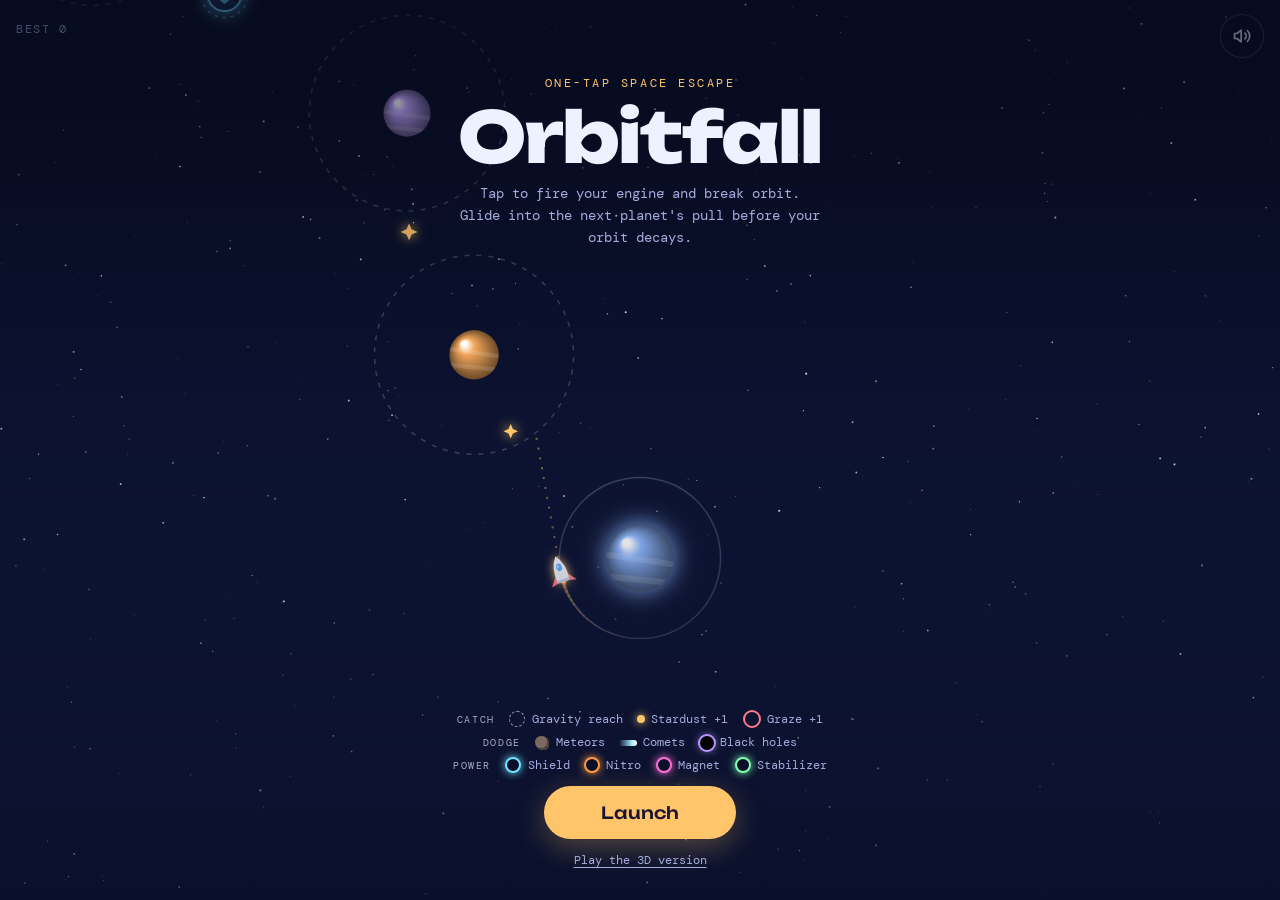
<file: orbitfall/index.html>
<!doctype html>
<html lang="en">
<head>
<meta charset="utf-8">
<meta name="viewport" content="width=device-width, initial-scale=1, viewport-fit=cover">
<meta name="theme-color" content="#070b1f">
<meta name="apple-mobile-web-app-capable" content="yes">
<style>:root{padding-top:env(safe-area-inset-top,0px);padding-bottom:env(safe-area-inset-bottom,0px)}body{margin:0}[hidden]{display:none!important}</style>
</head>
<body>
<title>Orbitfall</title>
<meta name="claude:viewport-fit-sides" content="cover">
<link rel="preconnect" href="https://fonts.googleapis.com">
<link rel="preconnect" href="https://fonts.gstatic.com" crossorigin>
<link rel="stylesheet" href="https://fonts.googleapis.com/css2?family=Unbounded:wght@500;800&family=DM+Mono:wght@400;500&display=swap">
<style>
/* Layout: full-bleed canvas night sky; HUD pinned to the safe-area top edge; overlays split title (top) and action (bottom) so the home planet stays visible between them. Single dark world by design. */
:root {
  --sky: #111a42;
  --sky-deep: #070b1f;
  --ink: #eef1ff;
  --muted: #a3acdc;
  --flare: #ffc56b;
  --rose: #ff7a8a;
  --void: #b896ff;
  --scrim: rgba(7, 11, 31, 0.66);
  --display: "Unbounded", "Trebuchet MS", system-ui, sans-serif;
  --mono: "DM Mono", ui-monospace, "SFMono-Regular", Menlo, monospace;
  color-scheme: dark;
}
html, body { height: 100%; overflow: hidden; }
html { background: var(--sky-deep); }
body {
  background: var(--sky-deep);
  color: var(--ink);
  font-family: var(--mono);
  padding-left: max(16px, env(safe-area-inset-left, 0px));
  padding-right: max(16px, env(safe-area-inset-right, 0px));
  touch-action: none;
  user-select: none;
  -webkit-user-select: none;
  -webkit-touch-callout: none;
  -webkit-tap-highlight-color: transparent;
  overscroll-behavior: none;
}
canvas { position: fixed; inset: 0; width: 100%; height: 100%; display: block; }

.hud {
  position: fixed; top: 0; left: 0; right: 0;
  padding-top: calc(env(safe-area-inset-top, 0px) + 14px);
  padding-left: max(16px, env(safe-area-inset-left, 0px));
  padding-right: max(16px, env(safe-area-inset-right, 0px));
  display: grid; grid-template-columns: 1fr auto 1fr; align-items: start;
  pointer-events: none;
}
.best {
  font-size: 0.72rem; letter-spacing: 0.14em; text-transform: uppercase;
  color: var(--muted); padding-top: 0.5rem; font-variant-numeric: tabular-nums;
}
.score {
  grid-column: 2;
  font-family: var(--display); font-weight: 800;
  font-size: clamp(2.4rem, 12vw, 3.6rem); line-height: 1;
  font-variant-numeric: tabular-nums; text-align: center;
  text-shadow: 0 2px 18px rgba(255, 197, 107, 0.25);
  transition: transform 120ms ease-out;
}
.score.pop { transform: scale(1.18); }
.mute {
  grid-column: 3; justify-self: end; pointer-events: auto;
  width: 44px; height: 44px; border-radius: 50%;
  border: 1px solid rgba(238, 241, 255, 0.22);
  background: rgba(7, 11, 31, 0.4); color: var(--ink);
  display: grid; place-items: center; cursor: pointer;
}
.mute:focus-visible, .play:focus-visible { outline: 3px solid var(--flare); outline-offset: 3px; }
.mute svg { width: 20px; height: 20px; }

.overlay {
  position: fixed; inset: 0;
  display: flex; flex-direction: column; justify-content: space-between; align-items: center;
  padding-top: calc(env(safe-area-inset-top, 0px) + 76px);
  padding-bottom: calc(env(safe-area-inset-bottom, 0px) + 32px);
  padding-left: max(16px, env(safe-area-inset-left, 0px));
  padding-right: max(16px, env(safe-area-inset-right, 0px));
  text-align: center;
  background: linear-gradient(var(--scrim), transparent 36%, transparent 52%, var(--scrim));
}
.block { display: grid; gap: 0.8rem; justify-items: center; max-width: 24rem; }
.eyebrow {
  font-size: 0.72rem; letter-spacing: 0.22em; text-transform: uppercase; color: var(--flare);
}
h1 {
  margin: 0; font-family: var(--display); font-weight: 800;
  font-size: clamp(2.6rem, 14vw, 4.4rem); letter-spacing: -0.03em; line-height: 0.95;
  text-wrap: balance;
}
.lede { margin: 0; color: var(--muted); line-height: 1.55; font-size: 0.88rem; text-wrap: pretty; }
.legend { display: grid; gap: 0.45rem; justify-items: center; }
.legend-row {
  list-style: none; margin: 0; padding: 0;
  display: flex; flex-wrap: wrap; justify-content: center; align-items: center; gap: 0.35rem 0.9rem;
  font-size: 0.72rem; color: var(--muted);
}
.legend-row .tag {
  font-size: 0.62rem; letter-spacing: 0.16em; text-transform: uppercase; color: var(--ink); opacity: 0.7;
}
.legend-row li { display: flex; align-items: center; gap: 0.4rem; }
.legend-row i { display: inline-block; width: 14px; height: 14px; border-radius: 50%; flex: none; }
.legend-row .ring { border: 1.5px dashed rgba(238, 241, 255, 0.6); }
.legend-row .dust { background: var(--flare); width: 8px; height: 8px; box-shadow: 0 0 8px var(--flare); }
.legend-row .graze { border: 2px solid var(--rose); }
.legend-row .meteor { background: #7a6a62; border-radius: 45% 55% 40% 60%; box-shadow: inset -2px -2px 0 #4a3f3a; }
.legend-row .comet { width: 18px; height: 6px; border-radius: 6px; background: linear-gradient(90deg, transparent, #9fe8ff 70%, #fff); }
.legend-row .hole { background: #000; box-shadow: 0 0 0 2px var(--void), 0 0 10px var(--void); }
.legend-row .pw { width: 12px; height: 12px; background: #0a0e28; border: 2px solid var(--c); box-shadow: 0 0 8px var(--c); }
.powers {
  position: fixed; left: 0; right: 0;
  top: calc(env(safe-area-inset-top, 0px) + 78px);
  display: flex; flex-wrap: wrap; justify-content: center; gap: 0.4rem;
  padding-left: max(16px, env(safe-area-inset-left, 0px));
  padding-right: max(16px, env(safe-area-inset-right, 0px));
  pointer-events: none;
}
.chip {
  display: grid; gap: 3px; min-width: 4.4rem;
  padding: 0.22rem 0.5rem 0.28rem; border-radius: 8px;
  background: rgba(7, 11, 31, 0.6); border: 1px solid var(--c);
  color: var(--c); font-size: 0.62rem; letter-spacing: 0.14em; text-align: center;
  box-shadow: 0 0 12px color-mix(in srgb, var(--c) 35%, transparent);
}
.chip .bar { display: block; height: 3px; border-radius: 3px; background: rgba(238, 241, 255, 0.15); overflow: hidden; }
.chip .bar i { display: block; height: 100%; background: var(--c); transform-origin: left; }
.play {
  font-family: var(--display); font-weight: 500; font-size: 1.05rem;
  background: var(--flare); color: #1d1433; border: 0; border-radius: 999px;
  padding: 1rem 2.4rem; cursor: pointer; min-width: 12rem;
  box-shadow: 0 8px 30px rgba(255, 197, 107, 0.3);
}
.play:active { transform: translateY(1px); }
.hint { font-size: 0.74rem; color: var(--muted); letter-spacing: 0.06em; }
.alt { color: var(--muted); font-size: 0.74rem; text-underline-offset: 3px; }
.alt:focus-visible { outline: 3px solid var(--flare); outline-offset: 3px; }
.big {
  font-family: var(--display); font-weight: 800; font-size: clamp(4rem, 22vw, 6rem);
  line-height: 1; font-variant-numeric: tabular-nums;
}
.newbest {
  font-size: 0.72rem; letter-spacing: 0.18em; text-transform: uppercase;
  color: #1d1433; background: var(--flare); border-radius: 999px; padding: 0.3rem 0.8rem;
}
@media (max-height: 720px) {
  .overlay { padding-top: calc(env(safe-area-inset-top, 0px) + 64px); padding-bottom: calc(env(safe-area-inset-bottom, 0px) + 20px); }
  h1 { font-size: clamp(2.2rem, 11vw, 3rem); }
  .block { gap: 0.6rem; }
  .legend { gap: 0.3rem; }
  .play { padding: 0.8rem 2.2rem; }
}
@media (prefers-reduced-motion: reduce) { .score { transition: none; } }
</style>

<canvas id="sky" aria-label="Orbitfall game field"></canvas>

<div class="hud">
  <div class="best" id="bestHud">Best 0</div>
  <div class="score" id="score" hidden>0</div>
  <button class="mute" id="mute" type="button" aria-label="Mute sound" aria-pressed="false"></button>
</div>
<div class="powers" id="powers" aria-live="polite"></div>

<section class="overlay" id="intro">
  <div class="block">
    <div class="eyebrow">One-tap space escape</div>
    <h1>Orbitfall</h1>
    <p class="lede">Tap to fire your engine and break orbit. Glide into the next planet's pull before your orbit decays.</p>
  </div>
  <div class="block">
    <div class="legend">
      <ul class="legend-row">
        <li class="tag">Catch</li>
        <li><i class="ring"></i>Gravity reach</li>
        <li><i class="dust"></i>Stardust +1</li>
        <li><i class="graze"></i>Graze +1</li>
      </ul>
      <ul class="legend-row">
        <li class="tag">Dodge</li>
        <li><i class="meteor"></i>Meteors</li>
        <li><i class="comet"></i>Comets</li>
        <li><i class="hole"></i>Black holes</li>
      </ul>
      <ul class="legend-row">
        <li class="tag">Power</li>
        <li><i class="pw" style="--c:#6fe3ff"></i>Shield</li>
        <li><i class="pw" style="--c:#ff9a3c"></i>Nitro</li>
        <li><i class="pw" style="--c:#ff6fd8"></i>Magnet</li>
        <li><i class="pw" style="--c:#7dffb0"></i>Stabilizer</li>
      </ul>
    </div>
    <button class="play" id="startBtn" type="button">Launch</button>
    <a class="alt" href="https://claude.ai/artifact/SahYf11wUPwPDwZ3r7ryWF" target="_blank" rel="noopener">Play the 3D version</a>
  </div>
</section>

<section class="overlay" id="over" hidden>
  <div class="block">
    <div class="eyebrow">Signal lost</div>
    <div class="big" id="finalScore">0</div>
    <div class="newbest" id="newBest" hidden>New best</div>
    <p class="lede" id="reason">Your ship drifted off into deep space.</p>
  </div>
  <div class="block">
    <div class="hint" id="finalBest">Best 0</div>
    <button class="play" id="againBtn" type="button">Fly again</button>
  </div>
</section>

<script>
(() => {
  const cv = document.getElementById('sky');
  const ctx = cv.getContext('2d');
  const $ = (id) => document.getElementById(id);
  const scoreEl = $('score'), bestHud = $('bestHud'), intro = $('intro'), over = $('over');
  const muteBtn = $('mute');

  const PLANET_COLORS = ['#7fd1c7', '#f2a65a', '#c3a6ff', '#ff8fa3', '#8fb8ff', '#e8d27a', '#9be08a'];
  const ICON_ON = '<svg viewBox="0 0 24 24" fill="none" stroke="currentColor" stroke-width="2" stroke-linecap="round" stroke-linejoin="round"><path d="M11 5 6 9H3v6h3l5 4z"/><path d="M15.5 8.5a5 5 0 0 1 0 7"/><path d="M18.5 5.5a9 9 0 0 1 0 13"/></svg>';
  const ICON_OFF = '<svg viewBox="0 0 24 24" fill="none" stroke="currentColor" stroke-width="2" stroke-linecap="round" stroke-linejoin="round"><path d="M11 5 6 9H3v6h3l5 4z"/><path d="m16 9 6 6"/><path d="m22 9-6 6"/></svg>';

  // When each hazard starts appearing (planet number reached)
  const METEOR_FROM = 4, COMET_FROM = 9, HOLE_FROM = 13;
  const BANNERS = {
    meteor: ['METEOR FIELD', 'Time your jump between the rocks'],
    comet: ['COMET INCOMING', 'Red markers show where it enters'],
    hole: ['BLACK HOLE', 'Its pull bends your path. Stay clear of the core']
  };

  const POWERS = {
    shield: { name: 'SHIELD', sub: 'Blocks one hit', col: '#6fe3ff', dur: 0 },
    nitro: { name: 'NITRO', sub: 'Faster launches. Smash meteors and comets', col: '#ff9a3c', dur: 7 },
    magnet: { name: 'MAGNET', sub: 'Bigger gravity reach. Pulls in stardust', col: '#ff6fd8', dur: 10 },
    stable: { name: 'STABILIZER', sub: 'Your orbit stops decaying', col: '#7dffb0', dur: 9 }
  };
  const POWER_BAG = ['shield', 'shield', 'shield', 'nitro', 'nitro', 'magnet', 'magnet', 'stable', 'stable'];
  const powersEl = document.getElementById('powers');
  let pickups = [], pw = { shield: false, nitro: 0, magnet: 0, stable: 0 }, invuln = 0, chipEls = {};

  const store = {
    get(key, fallback) { try { const v = localStorage.getItem(key); return v === null ? fallback : JSON.parse(v); } catch (e) { return fallback; } },
    set(key, v) { try { localStorage.setItem(key, JSON.stringify(v)); } catch (e) {} }
  };

  let W = 0, H = 0, k = 1, stars = [];
  let state = 'ready';
  let planets = [], dust = [], parts = [], texts = [], trail = [];
  let meteors = [], comets = [], warnings = [], holes = [];
  let banner = null, seen = {};
  let player = null, camY = 0, score = 0, t = 0, speed = 230, nextY = 0, idx = 0, lastHole = -99;
  let reached = 0, cometTimer = 4;
  let best = store.get('orbitfall.best', 0);
  let muted = store.get('orbitfall.muted', false);
  let overAt = 0, shake = 0;

  function resize() {
    const dpr = Math.min(window.devicePixelRatio || 1, 2.5);
    W = window.innerWidth; H = window.innerHeight;
    cv.width = Math.round(W * dpr); cv.height = Math.round(H * dpr);
    ctx.setTransform(dpr, 0, 0, dpr, 0, 0);
    k = Math.max(0.8, Math.min(W, 520) / 400);
    stars = [];
    const n = Math.round((W * H) / 2600);
    for (let i = 0; i < n; i++) {
      stars.push({ x: Math.random() * W, y: Math.random() * H, f: [0.08, 0.2, 0.4][i % 3], s: Math.random() * 1.4 + 0.4, tw: Math.random() * 6.28 });
    }
  }

  // ---------- world ----------
  function rand(a, b) { return a + Math.random() * (b - a); }
  function clamp(v, a, b) { return Math.max(a, Math.min(b, v)); }

  function makeMeteor(y, lvl) {
    const r = rand(9, 15) * k;
    const verts = [];
    const n = 9;
    for (let i = 0; i < n; i++) verts.push(rand(0.72, 1.08));
    const craters = [];
    for (let i = 0; i < 3; i++) craters.push({ a: rand(0, 6.28), d: rand(0.1, 0.55), s: rand(0.12, 0.22) });
    return {
      x: rand(0, W), y, r, verts, craters,
      vx: (rand(35, 70) + Math.min(lvl, 40) * 1.2) * k * (Math.random() < 0.5 ? -1 : 1),
      rot: rand(0, 6.28), vr: rand(-1.5, 1.5)
    };
  }

  function addPlanet() {
    idx++;
    const d = Math.min(idx / 40, 1);
    const prev = planets[planets.length - 1];
    const wantHole = idx >= HOLE_FROM && idx - lastHole >= 3 && Math.random() < Math.min(0.38, 0.2 + (idx - HOLE_FROM) * 0.01);
    const gap = (rand(150, 215) + 55 * d + (wantHole ? 40 : 0)) * k;
    nextY -= gap;
    const r = rand(15, 27) * k;
    const cap = r + (58 - 18 * d) * k;
    const margin = Math.min(r + 30 * k, W / 3);
    let x = rand(margin, W - margin);
    if (prev && Math.abs(x - prev.bx) < 40 * k) x = clamp(x + (x < W / 2 ? 70 : -70) * k, margin, W - margin);
    let amp = 0;
    if (idx > 6 && Math.random() < 0.22 + 0.45 * d) amp = Math.min(rand(24, 64) * k, x - margin, W - margin - x);
    const pl = { bx: x, x, y: nextY, r, cap, col: PLANET_COLORS[idx % PLANET_COLORS.length], visited: false,
      amp: Math.max(0, amp), ws: rand(0.6, 1.4), ph: rand(0, 6.28), idx, spin: rand(0, 6.28) };
    planets.push(pl);
    if (!prev) return;
    const midY = (prev.y + nextY) / 2;

    if (wantHole) {
      lastHole = idx;
      const hr = 12 * k, pull = 135 * k;
      let bestX = W / 2, bestD = -1;
      const opts = [];
      for (let i = 0; i <= 12; i++) {
        const cx = W * 0.12 + (W * 0.76) * (i / 12);
        const md = Math.min(
          Math.hypot(cx - prev.bx, midY - prev.y) - (prev.cap || prev.r + 40 * k) - prev.amp,
          Math.hypot(cx - pl.bx, midY - pl.y) - pl.cap - pl.amp
        );
        if (md > bestD) { bestD = md; bestX = cx; }
        if (md > hr * 3) opts.push(cx);
      }
      const hx = opts.length ? opts[Math.floor(Math.random() * opts.length)] : bestX;
      holes.push({ x: hx, y: midY, r: hr, pull, rot: rand(0, 6.28),
        motes: Array.from({ length: 26 }, () => ({ a: rand(0, 6.28), d: rand(0.25, 1) })) });
    } else if (idx >= METEOR_FROM && Math.random() < Math.min(0.75, 0.35 + (idx - METEOR_FROM) * 0.025)) {
      meteors.push(makeMeteor(midY + rand(-14, 14) * k, idx));
      if (idx >= 18 && Math.random() < 0.35) {
        const m2 = makeMeteor(midY + (Math.random() < 0.5 ? -38 : 38) * k, idx);
        m2.vx = -Math.sign(meteors[meteors.length - 1].vx) * Math.abs(m2.vx);
        meteors.push(m2);
      }
    }
    if (!wantHole && idx >= 3 && (idx === 3 || Math.random() < 0.2)) {
      const type = idx === 3 ? 'shield' : POWER_BAG[Math.floor(Math.random() * POWER_BAG.length)];
      pickups.push({ type, x: clamp((prev.bx + x) / 2 + rand(-60, 60) * k, 30, W - 30), y: midY + rand(-25, 25) * k, ph: rand(0, 6.28), got: false });
    }
    if (Math.random() < 0.65) {
      const mx = (prev.bx + x) / 2 + rand(-50, 50) * k;
      dust.push({ x: clamp(mx, 20, W - 20), y: midY + rand(-20, 20) * k, got: false, ph: rand(0, 6.28) });
    }
  }

  function reset() {
    planets = []; dust = []; parts = []; texts = []; trail = [];
    meteors = []; comets = []; warnings = []; holes = [];
    pickups = []; pw = { shield: false, nitro: 0, magnet: 0, stable: 0 }; invuln = 0;
    banner = null; seen = {};
    renderPowers();
    score = 0; idx = 0; nextY = 0; t = 0; lastHole = -99; reached = 0; cometTimer = 4;
    speed = 230 * k;
    const home = { bx: W / 2, x: W / 2, y: 0, r: 26 * k, cap: 0, col: '#8fb8ff', visited: true, amp: 0, ws: 0, ph: 0, idx: 0, spin: 0 };
    planets.push(home);
    for (let i = 0; i < 6; i++) addPlanet();
    player = { x: 0, y: 0, vx: 0, vy: 0, mode: 'orbit', pl: home, a: -Math.PI / 2, dir: 1, R: home.r + 36 * k,
      left: null, flyT: 0, alive: true, ang: 0, boost: 0 };
    placeOnOrbit();
    player.ang = headingTarget();
    camY = home.y - H * 0.62;
    updateScore(false);
  }

  function placeOnOrbit() {
    player.x = player.pl.x + Math.cos(player.a) * player.R;
    player.y = player.pl.y + Math.sin(player.a) * player.R;
  }
  function headingTarget() {
    if (player.mode === 'orbit') return Math.atan2(player.dir * Math.cos(player.a), player.dir * -Math.sin(player.a));
    return Math.atan2(player.vy, player.vx);
  }

  // ---------- sound ----------
  let ac = null;
  function tone(f0, f1, dur, type, vol) {
    if (muted) return;
    try {
      ac = ac || new (window.AudioContext || window.webkitAudioContext)();
      if (ac.state === 'suspended') ac.resume();
      const now = ac.currentTime, o = ac.createOscillator(), g = ac.createGain();
      o.type = type || 'sine';
      o.frequency.setValueAtTime(f0, now);
      o.frequency.exponentialRampToValueAtTime(f1, now + dur);
      g.gain.setValueAtTime(vol || 0.1, now);
      g.gain.exponentialRampToValueAtTime(0.0001, now + dur);
      o.connect(g); g.connect(ac.destination);
      o.start(now); o.stop(now + dur + 0.03);
    } catch (e) {}
  }
  // iPhones mute web audio when the silent switch is on unless the page plays like media.
  let silentEl = null;
  function silentWav() {
    const n = 4000, b = new Uint8Array(44 + n), v = new DataView(b.buffer);
    const str = (o, s2) => { for (let i = 0; i < s2.length; i++) b[o + i] = s2.charCodeAt(i); };
    str(0, 'RIFF'); v.setUint32(4, 36 + n, true); str(8, 'WAVEfmt '); v.setUint32(16, 16, true);
    v.setUint16(20, 1, true); v.setUint16(22, 1, true); v.setUint32(24, 8000, true); v.setUint32(28, 8000, true);
    v.setUint16(32, 1, true); v.setUint16(34, 8, true); str(36, 'data'); v.setUint32(40, n, true);
    b.fill(128, 44);
    let bin = ''; for (let i = 0; i < b.length; i++) bin += String.fromCharCode(b[i]);
    return 'data:audio/wav;base64,' + btoa(bin);
  }
  function unlockAudio() {
    try { if (navigator.audioSession) navigator.audioSession.type = 'playback'; } catch (e) {}
    try {
      ac = ac || new (window.AudioContext || window.webkitAudioContext)();
      if (ac.state !== 'running') ac.resume();
    } catch (e) {}
    try {
      if (!silentEl) { silentEl = new Audio(silentWav()); silentEl.loop = true; silentEl.setAttribute('playsinline', ''); }
      if (silentEl.paused) { const pr = silentEl.play(); if (pr && pr.catch) pr.catch(() => {}); }
    } catch (e) {}
  }
  for (const ev of ['pointerdown', 'touchend', 'click', 'keydown']) window.addEventListener(ev, unlockAudio, { capture: true, passive: true });
  document.addEventListener('visibilitychange', () => { if (document.hidden && silentEl) silentEl.pause(); });

  function noteFor(n) {
    const scale = [0, 2, 4, 7, 9];
    const semi = scale[n % 5] + 12 * (Math.floor(n / 5) % 3);
    return 330 * Math.pow(2, semi / 12);
  }
  function buzz(ms) { try { if (navigator.vibrate) navigator.vibrate(ms); } catch (e) {} }
  function renderMute() {
    muteBtn.innerHTML = muted ? ICON_OFF : ICON_ON;
    muteBtn.setAttribute('aria-pressed', String(muted));
    muteBtn.setAttribute('aria-label', muted ? 'Turn sound on' : 'Mute sound');
  }

  // ---------- game flow ----------
  function updateScore(pop) {
    scoreEl.textContent = score;
    bestHud.textContent = 'Best ' + best;
    if (pop) { scoreEl.classList.add('pop'); setTimeout(() => scoreEl.classList.remove('pop'), 120); }
  }

  function start() {
    if (state === 'over') reset();
    state = 'play';
    intro.hidden = true; over.hidden = true; scoreEl.hidden = false;
    tone(260, 520, 0.18, 'triangle', 0.08);
  }

  function capR(q) { return q.cap * (pw.magnet > 0 ? 1.4 : 1); }

  function renderPowers() {
    powersEl.innerHTML = ''; chipEls = {};
    for (const key of Object.keys(POWERS)) {
      const on = key === 'shield' ? pw.shield : pw[key] > 0;
      if (!on) continue;
      const P = POWERS[key];
      const el = document.createElement('div');
      el.className = 'chip'; el.style.setProperty('--c', P.col);
      el.innerHTML = P.name + (P.dur ? '<span class="bar"><i></i></span>' : '');
      powersEl.appendChild(el);
      chipEls[key] = el.querySelector('i');
    }
  }
  function updateBars() {
    for (const key of ['nitro', 'magnet', 'stable']) {
      if (chipEls[key]) chipEls[key].style.transform = 'scaleX(' + Math.max(0, pw[key] / POWERS[key].dur) + ')';
    }
  }

  function grab(pu) {
    pu.got = true;
    const P = POWERS[pu.type];
    if (pu.type === 'shield') pw.shield = true; else pw[pu.type] = P.dur;
    banner = { title: P.name, sub: P.sub, life: 2.6, col: P.col };
    burst(pu.x, pu.y, P.col, 20, 140);
    tone(523, 784, 0.12, 'triangle', 0.07);
    setTimeout(() => tone(784, 1175, 0.18, 'triangle', 0.07), 90);
    buzz(15);
    renderPowers();
  }

  function popShield() {
    pw.shield = false; invuln = 1.1;
    burst(player.x, player.y, '#6fe3ff', 26, 200);
    texts.push({ x: player.x, y: player.y - 22 * k, txt: 'Shield!', life: 1, col: '#6fe3ff' });
    tone(900, 300, 0.25, 'square', 0.05);
    buzz(25);
    shake = 6;
    renderPowers();
  }

  function smash(obj, pts, col) {
    obj.dead = true;
    burst(obj.x, obj.y, col, 22, 180);
    if (pts) {
      score += pts;
      texts.push({ x: obj.x, y: obj.y - 18 * k, txt: 'Smash +' + pts, life: 1, col: '#ff9a3c' });
      updateScore(true);
    }
    tone(300, 90, 0.2, 'sawtooth', 0.06);
  }

  function launch() {
    if (!player.alive || player.mode !== 'orbit') return;
    const a = player.a, d = player.dir;
    const spd = speed * (pw.nitro > 0 ? 1.5 : 1);
    player.vx = d * spd * -Math.sin(a);
    player.vy = d * spd * Math.cos(a);
    player.mode = 'fly'; player.left = player.pl; player.flyT = 0; player.boost = 1;
    burst(player.x - Math.cos(player.ang) * 8 * k, player.y - Math.sin(player.ang) * 8 * k, '#ffb35c', 10, 90);
    tone(180, 620, 0.16, 'sawtooth', 0.05);
  }

  function capture(q, dist) {
    const rx = player.x - q.x, ry = player.y - q.y;
    const cross = rx * player.vy - ry * player.vx;
    player.mode = 'orbit'; player.pl = q; player.left = null;
    player.a = Math.atan2(ry, rx);
    player.dir = cross >= 0 ? 1 : -1;
    player.R = Math.max(dist, q.r + 16 * k);
    if (!q.visited) {
      q.visited = true;
      reached = Math.max(reached, q.idx);
      score++;
      let label = '+1';
      if (dist < q.r + 26 * k) { score++; label = 'Graze +2'; tone(880, 1320, 0.16, 'square', 0.04); }
      texts.push({ x: q.x, y: q.y - q.r - 18 * k, txt: label, life: 1, col: label === '+1' ? '#eef1ff' : '#ff7a8a' });
      speed = (230 + Math.min(score, 60) * 3) * k;
      burst(player.x, player.y, q.col, 14, 120);
      tone(noteFor(score), noteFor(score) * 1.5, 0.22, 'sine', 0.11);
      buzz(12);
      updateScore(true);
    }
  }

  function crash(reason, colA) {
    if (!player.alive) return;
    player.alive = false;
    state = 'over'; overAt = performance.now(); shake = 12;
    burst(player.x, player.y, colA || '#ffc56b', 34, 220);
    burst(player.x, player.y, '#ff7a8a', 18, 160);
    burst(player.x, player.y, '#eef1ff', 10, 260);
    tone(220, 45, 0.55, 'sawtooth', 0.1);
    buzz([30, 40, 60]);
    const isBest = score > best;
    if (isBest) { best = score; store.set('orbitfall.best', best); }
    $('finalScore').textContent = score;
    $('finalBest').textContent = 'Best ' + best;
    $('newBest').hidden = !(isBest && score > 0);
    $('reason').textContent = reason;
    updateScore(false);
    setTimeout(() => { if (state === 'over') { over.hidden = false; scoreEl.hidden = true; } }, 700);
  }

  function burst(x, y, col, n, spd) {
    for (let i = 0; i < n; i++) {
      const a = Math.random() * 6.283, v = spd * k * (0.3 + Math.random());
      parts.push({ x, y, vx: Math.cos(a) * v, vy: Math.sin(a) * v, life: 1, decay: rand(0.9, 1.6), col, s: rand(1.2, 3) * k });
    }
  }

  function announce(type) {
    if (seen[type] || state !== 'play') return;
    seen[type] = true;
    banner = { title: BANNERS[type][0], sub: BANNERS[type][1], life: 2.6, col: '#ff7a8a' };
    tone(520, 390, 0.25, 'square', 0.035);
  }
  function onScreen(y, pad) { const sy = y - camY; return sy > -pad && sy < H + pad; }

  // ---------- update ----------
  function update(dt) {
    t += dt;
    for (const pl of planets) pl.x = pl.bx + pl.amp * Math.sin(t * pl.ws + pl.ph);

    // meteors drift sideways and wrap around the screen
    for (const m of meteors) {
      m.x += m.vx * dt; m.rot += m.vr * dt;
      if (m.x < -m.r * 2) m.x = W + m.r * 2;
      if (m.x > W + m.r * 2) m.x = -m.r * 2;
      if (onScreen(m.y, -40)) announce('meteor');
    }
    for (const h of holes) {
      h.rot += dt * 1.4;
      for (const mo of h.motes) { mo.a += dt * (1.2 / mo.d); mo.d -= dt * 0.22; if (mo.d < 0.12) { mo.d = 1; mo.a = rand(0, 6.28); } }
      if (onScreen(h.y, -60)) announce('hole');
    }

    // comets: warn at the edge, then streak across
    if (state === 'play' && reached >= COMET_FROM) {
      cometTimer -= dt;
      if (cometTimer <= 0) {
        cometTimer = rand(5, 8.5) - Math.min(reached, 40) * 0.06;
        const side = Math.random() < 0.5 ? -1 : 1;
        warnings.push({ side, sy: rand(H * 0.16, H * 0.68), life: 1.2, spd: (300 + Math.min(reached, 40) * 4) * k });
        announce('comet');
      }
    }
    for (const w of warnings) {
      w.life -= dt;
      if (w.life <= 0) {
        const spd = w.spd, ang = rand(-0.28, 0.28);
        comets.push({ x: w.side < 0 ? -40 * k : W + 40 * k, y: camY + w.sy, vx: -w.side * Math.cos(ang) * spd, vy: Math.sin(ang) * spd, r: 7 * k });
        tone(1200, 300, 0.4, 'sine', 0.04);
      }
    }
    warnings = warnings.filter((w) => w.life > 0);
    for (const c of comets) { c.x += c.vx * dt; c.y += c.vy * dt; }

    if (state === 'play') {
      let changed = false;
      for (const key of ['nitro', 'magnet', 'stable']) {
        if (pw[key] > 0) { pw[key] -= dt; if (pw[key] <= 0) { pw[key] = 0; changed = true; } }
      }
      if (changed) renderPowers();
      updateBars();
    }
    invuln = Math.max(0, invuln - dt);
    comets = comets.filter((c) => c.x > -300 && c.x < W + 300);

    if (player.alive) {
      if (player.mode === 'orbit') {
        const pl = player.pl;
        if (state === 'play' && pw.stable <= 0) player.R -= (6 + Math.min(score, 40) * 0.45) * k * dt;
        player.a += player.dir * (speed / player.R) * dt;
        placeOnOrbit();
        if (player.R <= pl.r + 3 * k && pw.shield) { popShield(); player.R = pl.r + 40 * k; }
        if (player.R <= pl.r + 3 * k) crash('Your orbit decayed and the ship crashed into ' + (pl.idx === 0 ? 'your home planet.' : 'planet ' + pl.idx + '.'));
      } else {
        // black hole gravity bends the flight path
        if (pw.nitro <= 0) for (const h of holes) {
          const dx = h.x - player.x, dy = h.y - player.y, d = Math.hypot(dx, dy);
          if (d < h.pull && d > 0.001) {
            const f = 1 - d / h.pull;
            const a = (1500 * f * f + 160 * f) * k;
            player.vx += (dx / d) * a * dt; player.vy += (dy / d) * a * dt;
          }
        }
        player.x += player.vx * dt; player.y += player.vy * dt; player.flyT += dt;
        for (const q of planets) {
          const dist = Math.hypot(player.x - q.x, player.y - q.y);
          if (q === player.left) { if (dist > capR(q) + 2) player.left = null; continue; }
          if (q.cap > 0 && dist < capR(q)) { capture(q, dist); break; }
        }
        const sx = player.x, sy = player.y - camY;
        if (player.alive && (sx < -30 || sx > W + 30 || sy > H + 30 || sy < -60 || player.flyT > 5)) crash('Your ship drifted off into deep space.');
        // engine exhaust
        if (parts.length < 500) {
          const back = player.ang + Math.PI;
          parts.push({ x: player.x + Math.cos(back) * 9 * k, y: player.y + Math.sin(back) * 9 * k,
            vx: Math.cos(back + rand(-0.4, 0.4)) * 70 * k, vy: Math.sin(back + rand(-0.4, 0.4)) * 70 * k,
            life: 0.7, decay: 2.6, col: pw.nitro > 0 ? (Math.random() < 0.5 ? '#5fd0ff' : '#eef1ff') : (Math.random() < 0.5 ? '#ffb35c' : '#ff7a8a'), s: rand(1, 2.2) * k * (pw.nitro > 0 ? 1.4 : 1) });
        }
      }

      // collisions with hazards (any mode)
      const sr = 6 * k;
      if (player.alive && invuln <= 0) for (const h of holes) {
        const dx = player.x - h.x, dy = player.y - h.y, d = Math.hypot(dx, dy) || 1;
        if (d < h.r + sr * 0.5) {
          if (pw.shield) {
            popShield();
            player.mode = 'fly'; player.left = null; player.flyT = 0;
            player.vx = (dx / d) * speed * 1.3; player.vy = (dy / d) * speed * 1.3;
          } else crash('Your ship fell into a black hole.', '#b896ff');
          break;
        }
      }
      if (player.alive) for (const m of meteors) {
        if (m.dead || Math.hypot(player.x - m.x, player.y - m.y) >= m.r * 0.9 + sr) continue;
        if (pw.nitro > 0) smash(m, 1, '#b9a59a');
        else if (invuln > 0) continue;
        else if (pw.shield) { popShield(); smash(m, 0, '#b9a59a'); }
        else { crash('A meteor smashed into your ship.', '#b9a59a'); break; }
      }
      if (player.alive) for (const c of comets) {
        if (c.dead || Math.hypot(player.x - c.x, player.y - c.y) >= c.r + sr) continue;
        if (pw.nitro > 0) smash(c, 2, '#9fe8ff');
        else if (invuln > 0) continue;
        else if (pw.shield) { popShield(); smash(c, 0, '#9fe8ff'); }
        else { crash('A comet clipped your ship.', '#9fe8ff'); break; }
      }
      meteors = meteors.filter((m) => !m.dead);
      comets = comets.filter((c) => !c.dead);

      for (const pu of pickups) {
        if (pu.got) continue;
        const dx = player.x - pu.x, dy = player.y - pu.y, d = Math.hypot(dx, dy);
        if (pw.magnet > 0 && d < 130 * k && d > 1) { pu.x += (dx / d) * 260 * k * dt; pu.y += (dy / d) * 260 * k * dt; }
        if (d < 24 * k) grab(pu);
      }

      for (const d of dust) {
        if (pw.magnet > 0 && !d.got) {
          const dx = player.x - d.x, dy = player.y - d.y, dd = Math.hypot(dx, dy);
          if (dd < 130 * k && dd > 1) { d.x += (dx / dd) * 300 * k * dt; d.y += (dy / dd) * 300 * k * dt; }
        }
        if (!d.got && Math.hypot(player.x - d.x, player.y - d.y) < 20 * k) {
          d.got = true; score++;
          texts.push({ x: d.x, y: d.y - 14 * k, txt: '+1', life: 1, col: '#ffc56b' });
          burst(d.x, d.y, '#ffc56b', 8, 70);
          tone(1046, 1568, 0.1, 'sine', 0.06);
          updateScore(true);
        }
      }
      // ship turns smoothly toward its heading
      if (player.alive) {
        let diff = headingTarget() - player.ang;
        diff = Math.atan2(Math.sin(diff), Math.cos(diff));
        player.ang += diff * Math.min(1, dt * 16);
        player.boost = Math.max(player.mode === 'fly' ? (pw.nitro > 0 ? 1.3 : 0.75) : 0.3, player.boost - dt * 1.5);
      }
      trail.push({ x: player.x, y: player.y });
      if (trail.length > 18) trail.shift();
    } else if (trail.length) trail.shift();

    const target = (player.mode === 'orbit' ? player.pl.y : Math.min(player.pl.y, player.y + 60 * k)) - H * 0.62;
    camY += (target - camY) * Math.min(1, dt * 2.6);

    while (planets[planets.length - 1].y > camY - H * 0.8) addPlanet();
    planets = planets.filter((p) => p === player.pl || p.y - camY < H + 200);
    dust = dust.filter((d) => d.y - camY < H + 100);
    pickups = pickups.filter((pu) => !pu.got && pu.y - camY < H + 100);
    meteors = meteors.filter((m) => m.y - camY < H + 100);
    holes = holes.filter((h) => h.y - camY < H + h.pull + 50);

    for (const p of parts) { p.x += p.vx * dt; p.y += p.vy * dt; p.vx *= 0.97; p.vy *= 0.97; p.life -= p.decay * dt; }
    parts = parts.filter((p) => p.life > 0);
    for (const tx of texts) { tx.y -= 30 * k * dt; tx.life -= dt * 1.1; }
    texts = texts.filter((tx) => tx.life > 0);
    if (banner) { banner.life -= dt; if (banner.life <= 0) banner = null; }
    shake *= Math.pow(0.02, dt);
  }

  // ---------- draw ----------
  function draw() {
    const g = ctx.createLinearGradient(0, 0, 0, H);
    g.addColorStop(0, '#070b1f'); g.addColorStop(1, '#111a42');
    ctx.fillStyle = g; ctx.fillRect(0, 0, W, H);

    for (const s of stars) {
      const y = (((s.y - camY * s.f) % H) + H) % H;
      ctx.globalAlpha = Math.min(1, 0.35 + 0.35 * Math.sin(t * 1.5 + s.tw) + s.f);
      ctx.fillStyle = '#dfe4ff';
      ctx.fillRect(s.x, y, s.s, s.s);
    }
    ctx.globalAlpha = 1;

    ctx.save();
    if (shake > 0.3) ctx.translate(rand(-shake, shake), rand(-shake, shake));
    ctx.translate(0, -camY);

    for (const h of holes) drawHole(h);

    ctx.lineWidth = 1.5;
    for (const pl of planets) {
      if (pl.visited || !onScreen(pl.y, pl.cap)) continue;
      ctx.setLineDash([5, 7]); ctx.lineDashOffset = -t * 12;
      ctx.strokeStyle = 'rgba(238,241,255,0.2)';
      ctx.strokeStyle = pw.magnet > 0 ? 'rgba(255,111,216,0.45)' : 'rgba(238,241,255,0.2)';
      ctx.beginPath(); ctx.arc(pl.x, pl.y, capR(pl), 0, 6.283); ctx.stroke();
    }
    ctx.setLineDash([]);

    if (player.alive && player.mode === 'orbit') {
      const pl = player.pl;
      const danger = state === 'play' ? clamp(1 - (player.R - pl.r - 3 * k) / (40 * k), 0, 1) : 0;
      ctx.strokeStyle = pw.stable > 0 ? 'rgba(125,255,176,0.6)' : danger > 0.05 ? 'rgba(255,122,138,' + (0.25 + danger * 0.6) + ')' : 'rgba(163,172,220,0.28)';
      ctx.lineWidth = 1.5 + danger * 1.5;
      ctx.beginPath(); ctx.arc(pl.x, pl.y, player.R, 0, 6.283); ctx.stroke();

      const tx = player.dir * -Math.sin(player.a), ty = player.dir * Math.cos(player.a);
      ctx.setLineDash([2, 8]);
      ctx.strokeStyle = 'rgba(255,197,107,0.45)'; ctx.lineWidth = 2;
      ctx.beginPath(); ctx.moveTo(player.x, player.y); ctx.lineTo(player.x + tx * 110 * k, player.y + ty * 110 * k); ctx.stroke();
      ctx.setLineDash([]);
    }

    for (const pl of planets) drawPlanet(pl);

    for (const d of dust) {
      if (d.got || !onScreen(d.y, 20)) continue;
      const s = (5 + Math.sin(t * 4 + d.ph) * 1.5) * k;
      ctx.fillStyle = '#ffc56b'; ctx.shadowColor = '#ffc56b'; ctx.shadowBlur = 12;
      ctx.beginPath();
      ctx.moveTo(d.x, d.y - s); ctx.lineTo(d.x + s * 0.3, d.y - s * 0.3); ctx.lineTo(d.x + s, d.y);
      ctx.lineTo(d.x + s * 0.3, d.y + s * 0.3); ctx.lineTo(d.x, d.y + s); ctx.lineTo(d.x - s * 0.3, d.y + s * 0.3);
      ctx.lineTo(d.x - s, d.y); ctx.lineTo(d.x - s * 0.3, d.y - s * 0.3); ctx.closePath(); ctx.fill();
      ctx.shadowBlur = 0;
    }

    for (const pu of pickups) if (onScreen(pu.y, 30)) drawPickup(pu);
    for (const m of meteors) if (onScreen(m.y, 40)) drawMeteor(m);
    for (const c of comets) drawComet(c);

    if (trail.length > 1) {
      ctx.lineCap = 'round';
      for (let i = 1; i < trail.length; i++) {
        const f = i / trail.length;
        ctx.strokeStyle = 'rgba(255,179,92,' + f * 0.35 + ')';
        ctx.lineWidth = f * 3 * k;
        ctx.beginPath(); ctx.moveTo(trail[i - 1].x, trail[i - 1].y); ctx.lineTo(trail[i].x, trail[i].y); ctx.stroke();
      }
    }

    for (const p of parts) {
      ctx.globalAlpha = Math.max(0, Math.min(1, p.life));
      ctx.fillStyle = p.col;
      ctx.beginPath(); ctx.arc(p.x, p.y, p.s, 0, 6.283); ctx.fill();
    }
    ctx.globalAlpha = 1;

    if (player.alive) {
      ctx.globalAlpha = invuln > 0 && Math.sin(t * 40) > 0 ? 0.35 : 1;
      drawShip(player.x, player.y, player.ang, player.boost);
      ctx.globalAlpha = 1;
      if (pw.shield) {
        const r = 16 * k + Math.sin(t * 5) * 1.2 * k;
        ctx.fillStyle = 'rgba(111,227,255,0.12)'; ctx.strokeStyle = 'rgba(111,227,255,0.75)'; ctx.lineWidth = 1.8;
        ctx.shadowColor = '#6fe3ff'; ctx.shadowBlur = 12;
        ctx.beginPath(); ctx.arc(player.x, player.y, r, 0, 6.283); ctx.fill(); ctx.stroke();
        ctx.shadowBlur = 0;
      }
    }

    ctx.textAlign = 'center';
    ctx.font = '500 ' + Math.round(13 * k) + 'px "DM Mono", ui-monospace, monospace';
    for (const tx of texts) {
      ctx.globalAlpha = clamp(tx.life * 1.5, 0, 1);
      ctx.fillStyle = tx.col; ctx.fillText(tx.txt, tx.x, tx.y);
    }
    ctx.globalAlpha = 1;
    ctx.restore();

    // screen-space: comet warnings and hazard banner
    for (const w of warnings) {
      const x = w.side < 0 ? 16 : W - 16;
      const pulse = 0.55 + 0.45 * Math.sin(t * 18);
      ctx.save(); ctx.translate(x, w.sy); if (w.side > 0) ctx.scale(-1, 1);
      ctx.globalAlpha = pulse;
      ctx.fillStyle = '#ff7a8a'; ctx.shadowColor = '#ff7a8a'; ctx.shadowBlur = 14;
      ctx.beginPath(); ctx.moveTo(-6, -11); ctx.lineTo(10, 0); ctx.lineTo(-6, 11); ctx.closePath(); ctx.fill();
      ctx.restore();
    }
    if (banner && state === 'play') {
      const a = clamp(Math.min(banner.life, 2.6 - banner.life) * 3, 0, 1);
      const y = Math.max(140, H * 0.22);
      ctx.save(); ctx.globalAlpha = a; ctx.textAlign = 'center';
      ctx.fillStyle = banner.col || '#ff7a8a';
      ctx.font = '800 ' + Math.round(18 * k) + 'px Unbounded, "Trebuchet MS", sans-serif';
      ctx.fillText(banner.title, W / 2, y);
      ctx.fillStyle = '#eef1ff';
      ctx.font = '400 ' + Math.round(12 * k) + 'px "DM Mono", ui-monospace, monospace';
      ctx.fillText(banner.sub, W / 2, y + 22 * k);
      ctx.restore();
    }
  }

  function drawShip(x, y, ang, thrust) {
    ctx.save(); ctx.translate(x, y); ctx.rotate(ang); ctx.scale(k, k);
    const fl = thrust * (9 + Math.random() * 6);
    const nitro = pw.nitro > 0;
    ctx.shadowColor = nitro ? '#5fd0ff' : '#ff9a3c'; ctx.shadowBlur = nitro ? 24 : 16;
    ctx.fillStyle = nitro ? 'rgba(95,208,255,0.95)' : 'rgba(255,140,70,0.9)';
    ctx.beginPath(); ctx.moveTo(-7, -3.2); ctx.lineTo(-7 - fl, 0); ctx.lineTo(-7, 3.2); ctx.closePath(); ctx.fill();
    ctx.fillStyle = '#fff1c9';
    ctx.beginPath(); ctx.moveTo(-7, -1.6); ctx.lineTo(-7 - fl * 0.55, 0); ctx.lineTo(-7, 1.6); ctx.closePath(); ctx.fill();
    ctx.shadowBlur = 0;
    ctx.fillStyle = '#ff7a8a';
    ctx.beginPath(); ctx.moveTo(-1, -4); ctx.lineTo(-9, -10); ctx.lineTo(-7.5, -3.5); ctx.closePath(); ctx.fill();
    ctx.beginPath(); ctx.moveTo(-1, 4); ctx.lineTo(-9, 10); ctx.lineTo(-7.5, 3.5); ctx.closePath(); ctx.fill();
    ctx.fillStyle = '#f3f5ff'; ctx.shadowColor = '#ffc56b'; ctx.shadowBlur = 10;
    ctx.beginPath(); ctx.moveTo(13, 0);
    ctx.quadraticCurveTo(5, -6.5, -7.5, -4.6); ctx.lineTo(-7.5, 4.6); ctx.quadraticCurveTo(5, 6.5, 13, 0);
    ctx.closePath(); ctx.fill();
    ctx.shadowBlur = 0;
    ctx.fillStyle = '#c9cfee';
    ctx.fillRect(-7.5, -4.6, 2, 9.2);
    ctx.fillStyle = '#5fb3ff';
    ctx.beginPath(); ctx.ellipse(4, 0, 3, 2.2, 0, 0, 6.283); ctx.fill();
    ctx.fillStyle = 'rgba(255,255,255,0.8)';
    ctx.beginPath(); ctx.arc(4.8, -0.8, 0.8, 0, 6.283); ctx.fill();
    ctx.restore();
  }

  function drawPickup(pu) {
    const P = POWERS[pu.type];
    const y = pu.y + Math.sin(t * 3 + pu.ph) * 4 * k;
    ctx.save(); ctx.translate(pu.x, y);
    ctx.setLineDash([3, 5]); ctx.lineDashOffset = -t * 16;
    ctx.strokeStyle = P.col; ctx.globalAlpha = 0.55; ctx.lineWidth = 1.5;
    ctx.beginPath(); ctx.arc(0, 0, 18 * k, 0, 6.283); ctx.stroke();
    ctx.setLineDash([]); ctx.globalAlpha = 1;
    ctx.shadowColor = P.col; ctx.shadowBlur = 18;
    ctx.fillStyle = 'rgba(10,14,40,0.9)'; ctx.strokeStyle = P.col; ctx.lineWidth = 2;
    ctx.beginPath(); ctx.arc(0, 0, 13 * k, 0, 6.283); ctx.fill(); ctx.stroke();
    ctx.shadowBlur = 0;
    ctx.scale(k, k);
    ctx.fillStyle = P.col; ctx.strokeStyle = P.col;
    ctx.beginPath();
    if (pu.type === 'shield') {
      ctx.moveTo(0, -7); ctx.lineTo(6, -4.5); ctx.lineTo(5.5, 1.5); ctx.quadraticCurveTo(3.5, 5.5, 0, 7.5);
      ctx.quadraticCurveTo(-3.5, 5.5, -5.5, 1.5); ctx.lineTo(-6, -4.5); ctx.closePath(); ctx.fill();
    } else if (pu.type === 'nitro') {
      ctx.moveTo(2, -8); ctx.lineTo(-5, 1); ctx.lineTo(-0.5, 1); ctx.lineTo(-2, 8); ctx.lineTo(5, -1.5); ctx.lineTo(0.5, -1.5); ctx.closePath(); ctx.fill();
    } else if (pu.type === 'magnet') {
      ctx.lineWidth = 3.2;
      ctx.arc(0, 1, 5, Math.PI, 0, true); ctx.moveTo(-5, 1); ctx.lineTo(-5, -6); ctx.moveTo(5, 1); ctx.lineTo(5, -6); ctx.stroke();
      ctx.fillStyle = '#eef1ff'; ctx.fillRect(-6.6, -7.5, 3.2, 2.6); ctx.fillRect(3.4, -7.5, 3.2, 2.6);
    } else {
      ctx.lineWidth = 2;
      ctx.arc(0, 0, 6.5, 0, 6.283); ctx.stroke();
      ctx.beginPath(); ctx.lineCap = 'round'; ctx.moveTo(0, 0); ctx.lineTo(0, -4.2); ctx.moveTo(0, 0); ctx.lineTo(3.2, 1.2); ctx.stroke();
    }
    ctx.restore();
  }

  function drawHole(h) {
    if (!onScreen(h.y, h.pull + 10)) return;
    const gr = ctx.createRadialGradient(h.x, h.y, h.r, h.x, h.y, h.pull);
    gr.addColorStop(0, 'rgba(150,100,255,0.32)'); gr.addColorStop(0.5, 'rgba(120,80,230,0.1)'); gr.addColorStop(1, 'rgba(120,80,230,0)');
    ctx.fillStyle = gr; ctx.beginPath(); ctx.arc(h.x, h.y, h.pull, 0, 6.283); ctx.fill();
    ctx.setLineDash([4, 9]); ctx.lineDashOffset = t * 18;
    ctx.strokeStyle = 'rgba(184,150,255,0.4)'; ctx.lineWidth = 1.5;
    ctx.beginPath(); ctx.arc(h.x, h.y, h.pull, 0, 6.283); ctx.stroke();
    ctx.setLineDash([]);
    ctx.fillStyle = 'rgba(214,196,255,0.75)';
    for (const mo of h.motes) {
      const rr = h.r + (h.pull - h.r) * mo.d * 0.8;
      ctx.globalAlpha = 0.25 + (1 - mo.d) * 0.6;
      ctx.beginPath(); ctx.arc(h.x + Math.cos(mo.a) * rr, h.y + Math.sin(mo.a) * rr * 0.9, 1.2 * k, 0, 6.283); ctx.fill();
    }
    ctx.globalAlpha = 1;
    ctx.save(); ctx.translate(h.x, h.y); ctx.rotate(h.rot);
    for (let i = 0; i < 3; i++) {
      ctx.strokeStyle = ['rgba(255,197,107,0.85)', 'rgba(255,122,138,0.7)', 'rgba(184,150,255,0.6)'][i];
      ctx.lineWidth = (3 - i * 0.7) * k;
      ctx.beginPath(); ctx.ellipse(0, 0, h.r * (1.9 + i * 0.35), h.r * (0.75 + i * 0.12), i * 0.5, 0.3 + i, 4.2 + i); ctx.stroke();
    }
    ctx.restore();
    ctx.fillStyle = '#000'; ctx.shadowColor = '#b896ff'; ctx.shadowBlur = 22;
    ctx.beginPath(); ctx.arc(h.x, h.y, h.r, 0, 6.283); ctx.fill();
    ctx.shadowBlur = 0;
    ctx.strokeStyle = 'rgba(230,215,255,0.9)'; ctx.lineWidth = 1.2;
    ctx.beginPath(); ctx.arc(h.x, h.y, h.r + 0.6, 0, 6.283); ctx.stroke();
  }

  function drawMeteor(m) {
    ctx.save(); ctx.translate(m.x, m.y); ctx.rotate(m.rot);
    ctx.beginPath();
    const n = m.verts.length;
    for (let i = 0; i < n; i++) {
      const a = (i / n) * 6.283, rr = m.r * m.verts[i];
      if (i === 0) ctx.moveTo(Math.cos(a) * rr, Math.sin(a) * rr); else ctx.lineTo(Math.cos(a) * rr, Math.sin(a) * rr);
    }
    ctx.closePath();
    const gr = ctx.createRadialGradient(-m.r * 0.4, -m.r * 0.4, m.r * 0.1, 0, 0, m.r);
    gr.addColorStop(0, '#a8958a'); gr.addColorStop(1, '#4a3f3a');
    ctx.fillStyle = gr; ctx.fill();
    ctx.strokeStyle = 'rgba(255,190,150,0.35)'; ctx.lineWidth = 1; ctx.stroke();
    ctx.fillStyle = 'rgba(40,32,30,0.55)';
    for (const c of m.craters) { ctx.beginPath(); ctx.arc(Math.cos(c.a) * m.r * c.d, Math.sin(c.a) * m.r * c.d, m.r * c.s, 0, 6.283); ctx.fill(); }
    ctx.restore();
  }

  function drawComet(c) {
    const sp = Math.hypot(c.vx, c.vy) || 1, ux = c.vx / sp, uy = c.vy / sp;
    const len = 110 * k;
    const gr = ctx.createLinearGradient(c.x, c.y, c.x - ux * len, c.y - uy * len);
    gr.addColorStop(0, 'rgba(190,240,255,0.9)'); gr.addColorStop(1, 'rgba(120,200,255,0)');
    ctx.strokeStyle = gr; ctx.lineCap = 'round';
    ctx.lineWidth = c.r * 1.8;
    ctx.beginPath(); ctx.moveTo(c.x, c.y); ctx.lineTo(c.x - ux * len, c.y - uy * len); ctx.stroke();
    ctx.lineWidth = c.r * 0.7;
    ctx.beginPath(); ctx.moveTo(c.x, c.y); ctx.lineTo(c.x - ux * len * 1.3 - uy * 8 * k, c.y - uy * len * 1.3 + ux * 8 * k); ctx.stroke();
    ctx.fillStyle = '#ffffff'; ctx.shadowColor = '#9fe8ff'; ctx.shadowBlur = 20;
    ctx.beginPath(); ctx.arc(c.x, c.y, c.r, 0, 6.283); ctx.fill();
    ctx.shadowBlur = 0;
  }

  function drawPlanet(pl) {
    const sy = pl.y - camY;
    if (sy < -pl.r - 10 || sy > H + pl.r + 10) return;
    const current = player.pl === pl;
    ctx.globalAlpha = pl.visited && !current ? 0.4 : 1;
    const gr = ctx.createRadialGradient(pl.x - pl.r * 0.4, pl.y - pl.r * 0.45, pl.r * 0.1, pl.x, pl.y, pl.r);
    gr.addColorStop(0, '#ffffff'); gr.addColorStop(0.25, pl.col); gr.addColorStop(1, shade(pl.col, 0.45));
    ctx.fillStyle = gr;
    if (current) { ctx.shadowColor = pl.col; ctx.shadowBlur = 24; }
    ctx.beginPath(); ctx.arc(pl.x, pl.y, pl.r, 0, 6.283); ctx.fill();
    ctx.shadowBlur = 0;
    ctx.save();
    ctx.beginPath(); ctx.arc(pl.x, pl.y, pl.r, 0, 6.283); ctx.clip();
    ctx.strokeStyle = 'rgba(255,255,255,0.12)'; ctx.lineWidth = pl.r * 0.18;
    const off = Math.sin(t * 0.4 + pl.spin) * pl.r * 0.2;
    ctx.beginPath(); ctx.moveTo(pl.x - pl.r, pl.y - pl.r * 0.2 + off); ctx.lineTo(pl.x + pl.r, pl.y + pl.r * 0.1 + off); ctx.stroke();
    ctx.beginPath(); ctx.moveTo(pl.x - pl.r, pl.y + pl.r * 0.45 + off); ctx.lineTo(pl.x + pl.r, pl.y + pl.r * 0.65 + off); ctx.stroke();
    ctx.restore();
    if (pl.amp > 0 && !pl.visited) {
      ctx.strokeStyle = 'rgba(238,241,255,0.35)'; ctx.lineWidth = 1.5;
      ctx.beginPath(); ctx.moveTo(pl.bx - pl.amp, pl.y + pl.r + 10 * k); ctx.lineTo(pl.bx + pl.amp, pl.y + pl.r + 10 * k); ctx.stroke();
    }
    ctx.globalAlpha = 1;
  }

  function shade(hex, f) {
    const n = parseInt(hex.slice(1), 16);
    const r = Math.round(((n >> 16) & 255) * f), g = Math.round(((n >> 8) & 255) * f), b = Math.round((n & 255) * f);
    return 'rgb(' + r + ',' + g + ',' + b + ')';
  }

  // ---------- input ----------
  function press() {
    if (state === 'ready') { start(); return; }
    if (state === 'play') { launch(); return; }
    if (state === 'over' && !over.hidden && performance.now() - overAt > 900) start();
  }
  window.addEventListener('pointerdown', (e) => {
    if (e.target.closest('button, a')) return;
    e.preventDefault();
    press();
  }, { passive: false });
  window.addEventListener('keydown', (e) => {
    if (e.code === 'Space' || e.code === 'Enter' || e.code === 'ArrowUp') {
      if (e.target.closest && e.target.closest('button')) return;
      e.preventDefault(); press();
    }
  });
  $('startBtn').addEventListener('click', start);
  $('againBtn').addEventListener('click', start);
  muteBtn.addEventListener('click', () => { muted = !muted; store.set('orbitfall.muted', muted); renderMute(); if (!muted) tone(660, 990, 0.1, 'sine', 0.06); });
  document.addEventListener('contextmenu', (e) => e.preventDefault());

  // ---------- loop ----------
  let last = performance.now();
  function frame(now) {
    const dt = Math.min((now - last) / 1000, 1 / 30);
    last = now;
    update(dt); draw();
    requestAnimationFrame(frame);
  }
  document.addEventListener('visibilitychange', () => { last = performance.now(); });
  window.addEventListener('resize', () => { resize(); if (state !== 'play') reset(); });

  resize(); reset(); renderMute(); updateScore(false);
  requestAnimationFrame(frame);
})();
</script>

</body>
</html>
</file>
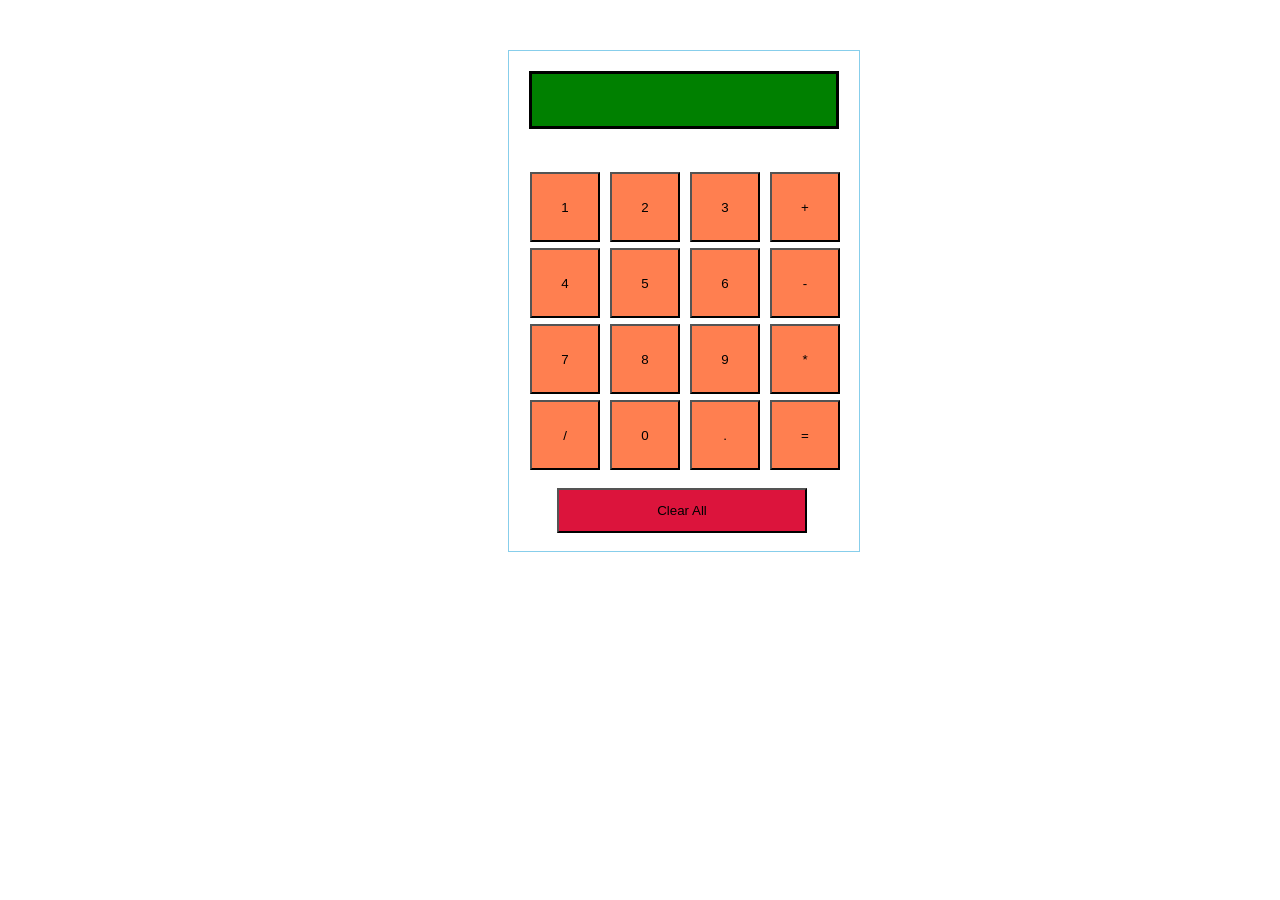
<file: calculator.html>
<!DOCTYPE html>
<html lang="en">
<head>
    <meta charset="UTF-8">
    <meta http-equiv="X-UA-Compatible" content="IE=edge">
    <meta name="viewport" content="width=device-width, initial-scale=1.0">
    <title>Document</title>
    <link rel="stylesheet" href="calculator.css">
</head>
<body>

<div id="frame">
    <form name="form1"> 
 <input type="text" value="" name="answer" id="display"> 
 <div id="btn-container">
<input id="btn" type="button" value="1"  onclick="form1.answer.value += '1' ">
<input id="btn" type="button" value="2"  onclick="form1.answer.value += '2' ">
<input id="btn" type="button" value="3"  onclick="form1.answer.value += '3' ">
<input id="btn" type="button" value="+"  onclick="form1.answer.value += '+' ">
<input id="btn" type="button" value="4"  onclick="form1.answer.value += '4' ">
<input id="btn" type="button" value="5"  onclick="form1.answer.value += '5' ">
<input id="btn"type="button" value="6"  onclick="form1.answer.value += '6' ">
<input id="btn" type="button" value="-" onclick="form1.answer.value += '-' ">
<input id="btn" type="button" value="7"  onclick="form1.answer.value += '7' ">
<input id="btn" type="button" value="8"  onclick="form1.answer.value += '8' ">
<input id="btn" type="button" value="9"  onclick="form1.answer.value += '9' ">
<input id="btn" type="button" value="*"  onclick="form1.answer.value += '*' ">
<input id="btn" type="button" value="/"  onclick="form1.answer.value += '/' ">
<input id="btn" type="button" value="0"  onclick="form1.answer.value += '0' ">
<input id="btn" type="button" value="."  onclick="form1.answer.value += '.' ">
<input id="btn" type="button" value="="  onclick="form1.answer.value = eval(form1.answer.value) ">
<input id="clr" type="button" value="Clear All"  onclick="form1.answer.value = ' ' ">
</form>
</div>
</div>   
</body>
</html>
</file>
<file: calculator.css>
#frame{   
height: 500px;
width: 350px;
background-color:transparent;
border: solid skyblue 1px;
margin-left: 500px;
margin-top: 50px;

}
#display{
height:50px;
width: 300px;
background-color: green;
margin-left: 20px;
margin-top: 20px;
border: solid black 3px;
font-size: 12px;
}
#btn-container{
margin-left: 18px;  
margin-top: 40px;  
}
#btn{
height: 70px;
width: 70px; 
margin: 3px;
background-color: coral;
}
#clr{
height: 45px;
width:250px; 
 margin-left: 30px; 
 margin-top: 15px;
 background-color: crimson;
}
</file>
